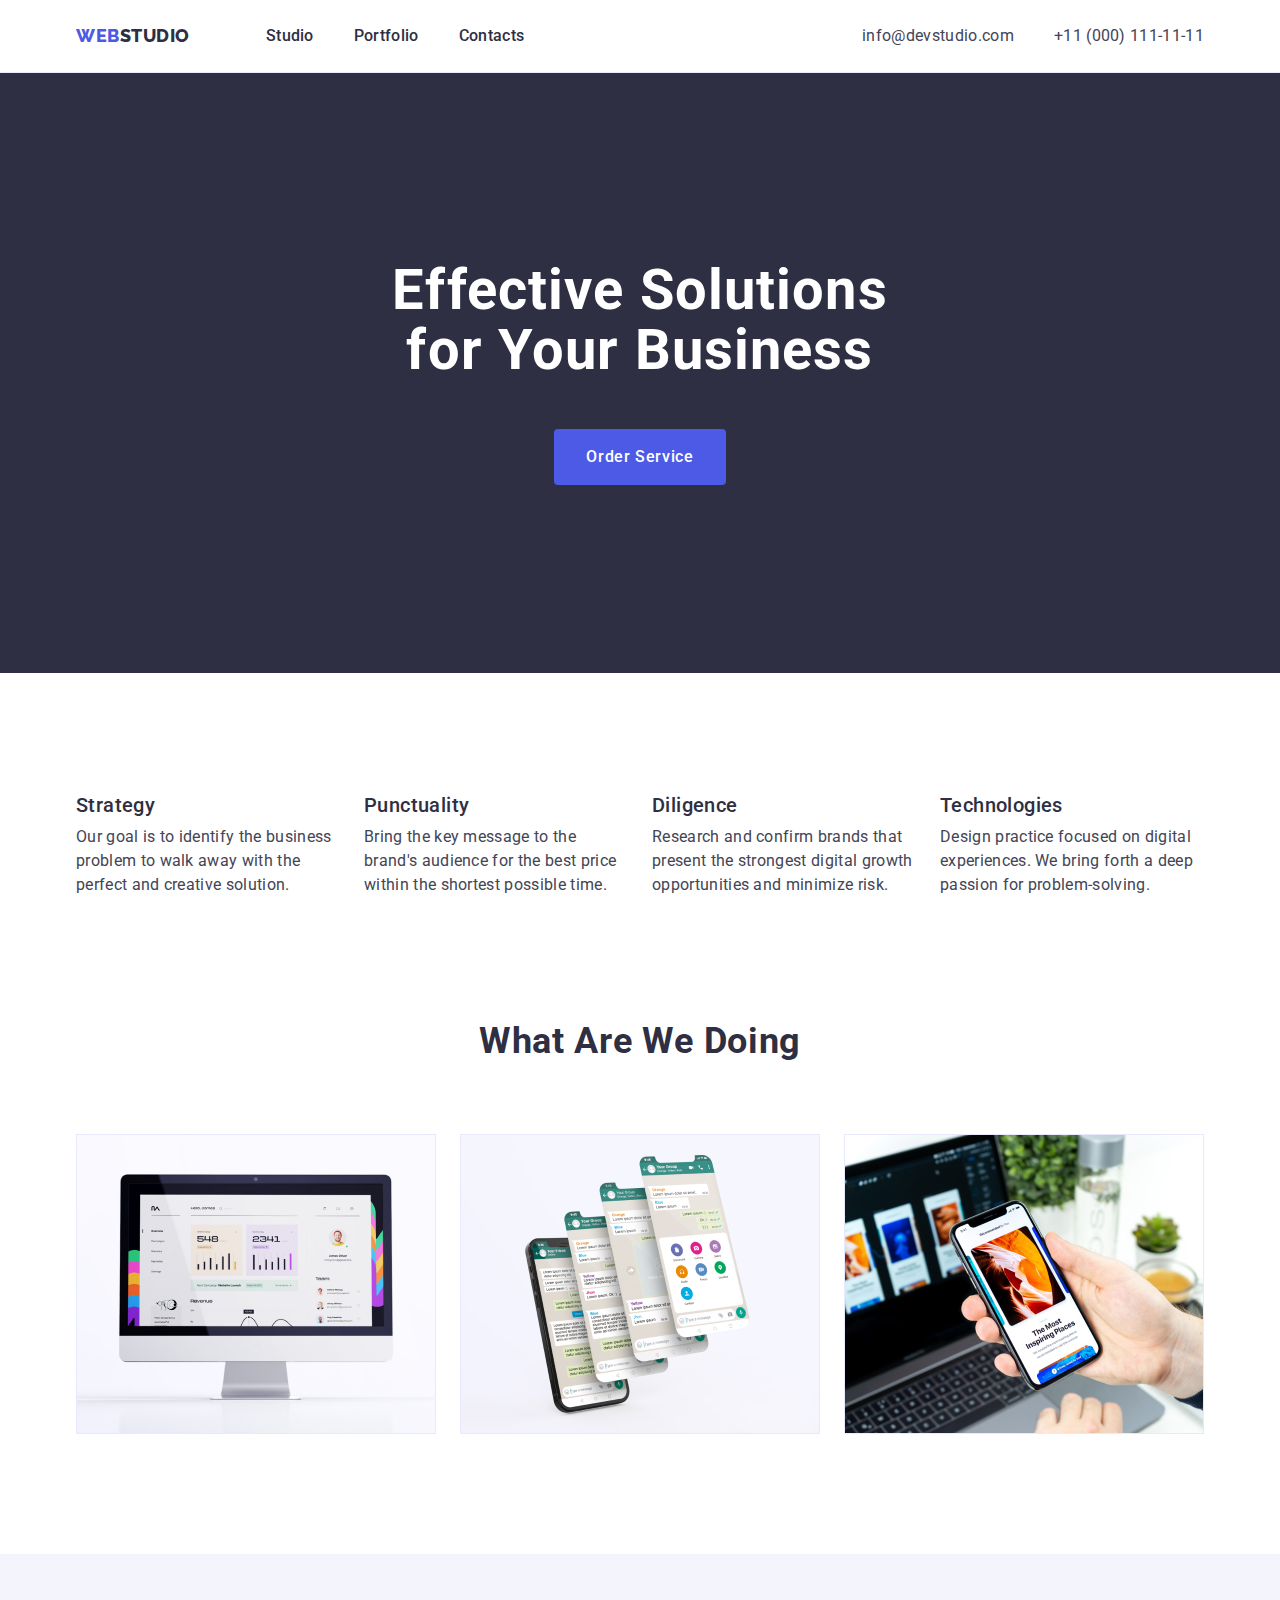
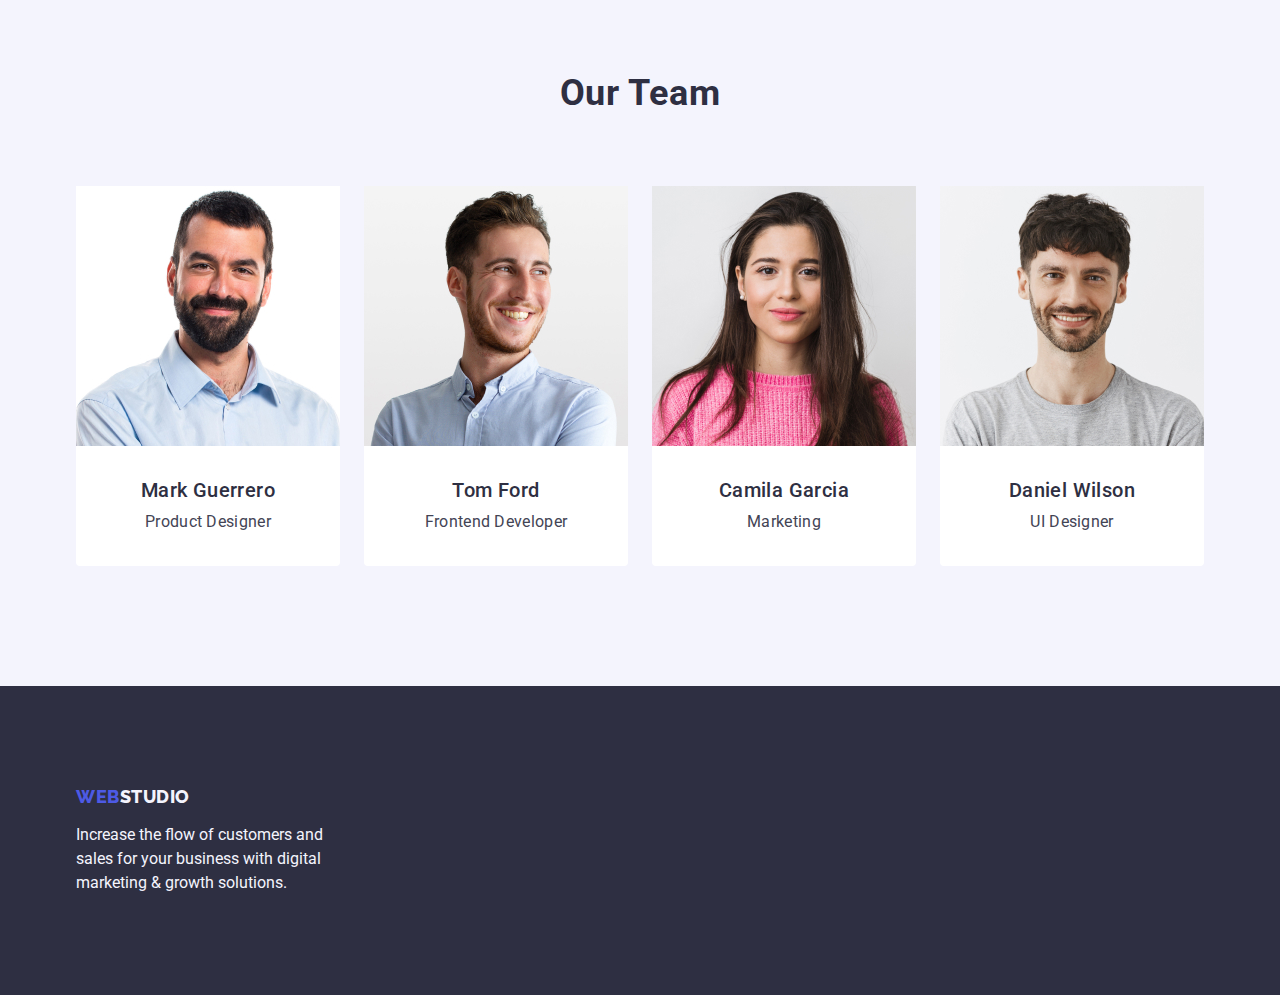
<file: index.html>
<!DOCTYPE html>
<html lang="en">
  <head>
    <meta charset="UTF-8" />
    <meta http-equiv="X-UA-Compatible" content="IE=edge" />
    <meta name="viewport" content="width=device-width, initial-scale=1.0" />
    <title>WebStudio</title>
    <link rel="preconnect" href="https://fonts.googleapis.com" />
    <link rel="preconnect" href="https://fonts.gstatic.com" crossorigin />
    <link
      href="https://fonts.googleapis.com/css2?family=Raleway:wght@800&family=Roboto:wght@400;500&display=swap"
      rel="stylesheet"
    />
    <link
      rel="stylesheet"
      href="https://cdnjs.cloudflare.com/ajax/libs/modern-normalize/1.1.0/modern-normalize.min.css"
    />
    <link rel="stylesheet" href="./css/styles.css" />
  </head>
  <body class="page">
    <header class="page-header">
      <div class="container page-header-container">
        <nav class="page-navigation">
          <a href="./index.html" class="logo link"> Web<span>Studio</span></a>

          <ul class="site-nav list">
            <li><a href="./index.html" class="link">Studio</a></li>
            <li><a href="./portfolio.html" class="link">Portfolio</a></li>
            <li><a href="" class="link">Contacts</a></li>
          </ul>
        </nav>

        <address class="adress">
          <ul class="auth-nav list">
            <li>
              <a href="mailto:info@devstudio.com" class="link tel-link"
                >info@devstudio.com</a
              >
            </li>
            <li>
              <a href="tel:+110001111111" class="link">+11 (000) 111-11-11</a>
            </li>
          </ul>
        </address>
      </div>
    </header>
    <main>
      <section class="header">
        <div class="container header-container">
          <h1 class="header-title">Effective Solutions for Your Business</h1>
          <button type="button" class="header-button">Order Service</button>
        </div>
      </section>
      <section class="functions">
        <div class="container">
          <h2 class="features visually-hidden">Features</h2>
          <ul class="function list">
            <li class="function-item">
              <h3 class="function-name">Strategy</h3>
              <p class="function-discription">
                Our goal is to identify the business problem to walk away with
                the perfect and creative solution.
              </p>
            </li>
            <li class="function-item">
              <h3 class="function-name">Punctuality</h3>
              <p class="function-discription">
                Bring the key message to the brand's audience for the best price
                within the shortest possible time.
              </p>
            </li>
            <li class="function-item">
              <h3 class="function-name">Diligence</h3>
              <p class="function-discription">
                Research and confirm brands that present the strongest digital
                growth opportunities and minimize risk.
              </p>
            </li>
            <li class="function-item">
              <h3 class="function-name">Technologies</h3>
              <p class="function-discription">
                Design practice focused on digital experiences. We bring forth a
                deep passion for problem-solving.
              </p>
            </li>
          </ul>
        </div>
      </section>
      <section class="possibilities-items">
        <div class="container">
          <h2 class="content-name">What are we doing</h2>
          <ul class="possibilities list">
            <li class="possibilities-item">
              <img
                class="possibilities-items-img"
                src="./images/rectangle1.jpg"
                alt="Computer"
                width="360"
                height="300"
              />
            </li>
            <li class="possibilities-item">
              <img
                class="possibilities-items-img"
                src="./images/rectangle2.jpg"
                alt="Phone chat"
                width="360"
                height="300"
              />
            </li>
            <li class="possibilities-item">
              <img
                class="possibilities-items-img"
                src="./images/rectangle3.jpg"
                alt="Laptop with phone"
                width="360"
                height="300"
              />
            </li>
          </ul>
        </div>
      </section>
      <section class="team">
        <div class="container">
          <h2 class="team-name">Our Team</h2>
          <ul class="members-team list">
            <li class="member">
              <img
                class="member-team-img"
                src="./images/team/mark.jpg"
                alt="Mark Guerrero"
                width="264"
                height="260"
              />
              <div class="specialist-container">
                <h3 class="specialist-name">Mark Guerrero</h3>
                <p class="job-title">Product Designer</p>
              </div>
            </li>
            <li class="member">
              <img
                class="member-team-img"
                src="./images/team/tom.jpg"
                alt="Tom Ford"
                width="264"
                height="260"
              />
              <div class="specialist-container">
                <h3 class="specialist-name">Tom Ford</h3>
                <p class="job-title">Frontend Developer</p>
              </div>
            </li>
            <li class="member">
              <img
                class="member-team-img"
                src="./images/team/camila.jpg"
                alt="Camila Garcia"
                width="264"
                height="260"
              />
              <div class="specialist-container">
                <h3 class="specialist-name">Camila Garcia</h3>
                <p class="job-title">Marketing</p>
              </div>
            </li>
            <li class="member">
              <img
                class="member-team-img"
                src="./images/team/daniel.jpg"
                alt="Daniel Wilson"
                width="264"
                height="260"
              />
              <div class="specialist-container">
                <h3 class="specialist-name">Daniel Wilson</h3>
                <p class="job-title">UI Designer</p>
              </div>
            </li>
          </ul>
        </div>
      </section>
    </main>
    <footer class="basement">
      <div class="container">
        <a class="basement-logo link" href="./index.html">
          Web<span class="devision">Studio</span>
        </a>
        <p class="basement-text">
          Increase the flow of customers and sales for your business with
          digital marketing & growth solutions.
        </p>
      </div>
    </footer>
  </body>
</html>
</file>
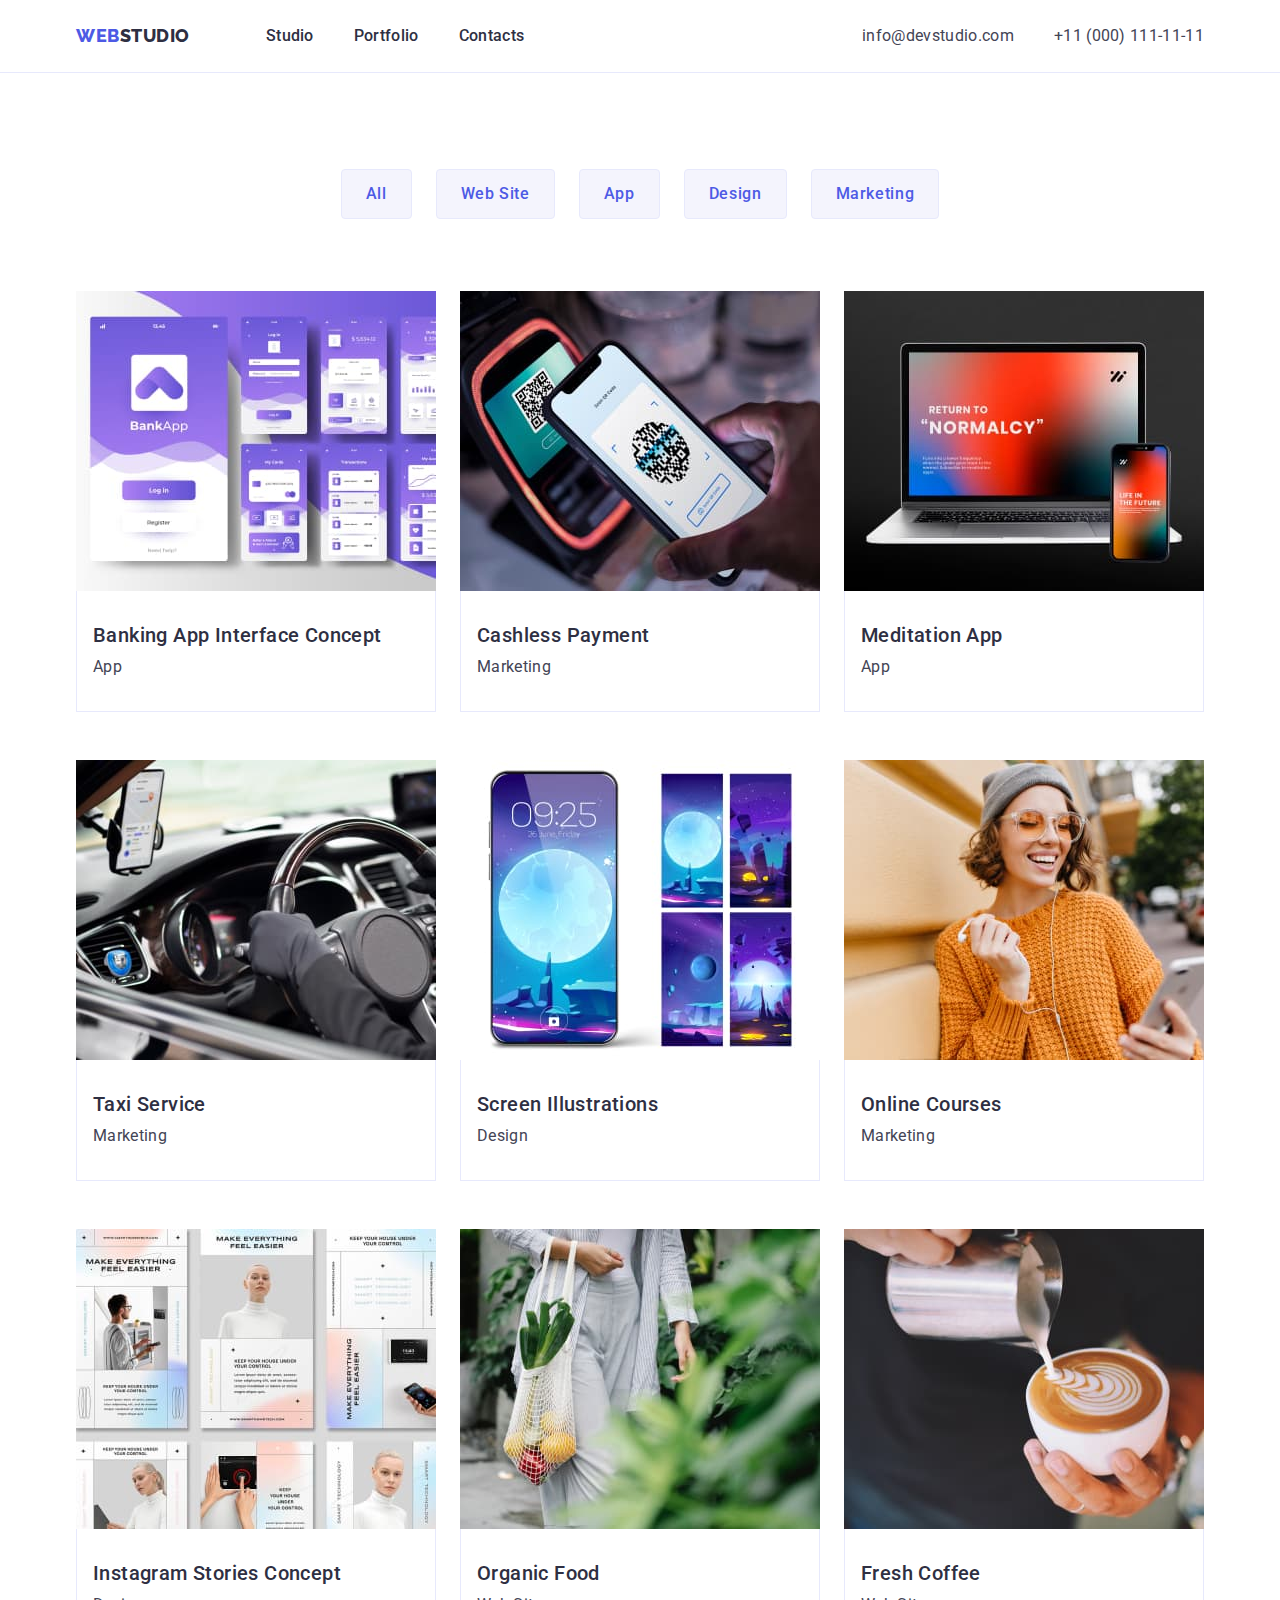
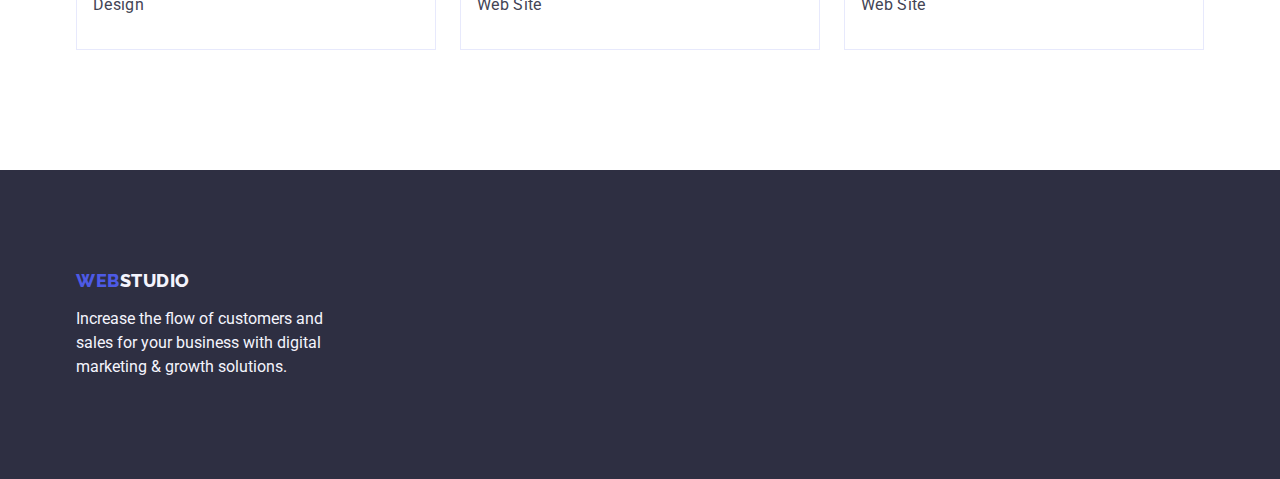
<file: portfolio.html>
<!DOCTYPE html>
<html lang="en">
  <head>
    <meta charset="UTF-8" />
    <meta http-equiv="X-UA-Compatible" content="IE=edge" />
    <meta name="viewport" content="width=device-width, initial-scale=1.0" />
    <title>Portfolio</title>
    <link rel="preconnect" href="https://fonts.googleapis.com" />
    <link rel="preconnect" href="https://fonts.gstatic.com" crossorigin />
    <link
      href="https://fonts.googleapis.com/css2?family=Raleway:wght@800&family=Roboto:wght@400;500&display=swap"
      rel="stylesheet"
    />
    <link
      rel="stylesheet"
      href="https://cdnjs.cloudflare.com/ajax/libs/modern-normalize/1.1.0/modern-normalize.min.css"
    />
    <link rel="stylesheet" href="./css/styles.css" />
  </head>
  <body class="page">
    <header class="page-header">
      <div class="container page-header-container">
        <nav class="page-navigation">
          <a href="./index.html" class="logo link"> Web<span>Studio</span></a>

          <ul class="site-nav list">
            <li><a href="./index.html" class="link">Studio</a></li>
            <li><a href="./portfolio.html" class="link">Portfolio</a></li>
            <li><a href="" class="link">Contacts</a></li>
          </ul>
        </nav>

        <address class="adress">
          <ul class="auth-nav list">
            <li>
              <a href="mailto:info@devstudio.com" class="link tel-link"
                >info@devstudio.com</a
              >
            </li>
            <li>
              <a href="tel:+110001111111" class="link">+11 (000) 111-11-11</a>
            </li>
          </ul>
        </address>
      </div>
    </header>
    <main>
      <section class="portfolio">
        <div class="container">
          <h1 class="title-but" hidden>Control Buttons</h1>
          <ul class="buttons list">
            <li>
              <button class="button" type="button">All</button>
            </li>
            <li>
              <button class="button" type="button">Web Site</button>
            </li>
            <li>
              <button class="button" type="button">App</button>
            </li>
            <li>
              <button class="button" type="button">Design</button>
            </li>
            <li>
              <button class="button" type="button">Marketing</button>
            </li>
          </ul>

          <ul class="features list">
            <li class="features-item-container">
              <a href="" class="feature link">
                <img
                  class="link"
                  src="./images/portfolio/banking-app.jpg"
                  alt="Banking App"
                  width="360"
                  height="300"
                />
                <div class="name-chapter-container">
                  <h2 class="features-name">Banking App Interface Concept</h2>
                  <p class="features-chapter">App</p>
                </div>
              </a>
            </li>
            <li class="features-item-container">
              <a href="" class="feature link">
                <img
                  class="link"
                  src="./images/portfolio/cashless-payment.jpg"
                  alt="Cashless Payment"
                  width="360"
                  height="300"
                />
                <div class="name-chapter-container">
                  <h2 class="features-name">Cashless Payment</h2>
                  <p class="features-chapter">Marketing</p>
                </div>
              </a>
            </li>
            <li class="features-item-container">
              <a href="" class="feature link">
                <img
                  class="link"
                  src="./images/portfolio/meditation-app.jpg"
                  alt="Meditation App"
                  width="360"
                  height="300"
                />
                <div class="name-chapter-container">
                  <h2 class="features-name">Meditation App</h2>
                  <p class="features-chapter">App</p>
                </div>
              </a>
            </li>
            <li class="features-item-container">
              <a href="" class="feature link">
                <img
                  class="link"
                  src="./images/portfolio/taxi-service.jpg"
                  alt="Taxi Service"
                  width="360"
                  height="300"
                />
                <div class="name-chapter-container">
                  <h2 class="features-name">Taxi Service</h2>
                  <p class="features-chapter">Marketing</p>
                </div>
              </a>
            </li>
            <li class="features-item-container">
              <a href="" class="feature link">
                <img
                  class="link"
                  src="./images/portfolio/screen-iIllustrations.jpg"
                  alt="Screen Illustrations"
                  width="360"
                  height="300"
                />
                <div class="name-chapter-container">
                  <h2 class="features-name">Screen Illustrations</h2>
                  <p class="features-chapter">Design</p>
                </div>
              </a>
            </li>
            <li class="features-item-container">
              <a href="" class="feature link">
                <img
                  class="link"
                  src="./images/portfolio/online-courses.jpg"
                  alt="Online Courses"
                  width="360"
                  height="300"
                />
                <div class="name-chapter-container">
                  <h2 class="features-name">Online Courses</h2>
                  <p class="features-chapter">Marketing</p>
                </div>
              </a>
            </li>
            <li class="features-item-container">
              <a href="" class="feature link">
                <img
                  class="link"
                  src="./images/portfolio/instagram-storiesconcept.jpg"
                  alt="Instagram Stories Concept"
                  width="360"
                  height="300"
                />
                <div class="name-chapter-container">
                  <h2 class="features-name">Instagram Stories Concept</h2>
                  <p class="features-chapter">Design</p>
                </div>
              </a>
            </li>
            <li class="features-item-container">
              <a href="" class="feature link">
                <img
                  class="link"
                  src="./images/portfolio/organic-food.jpg"
                  alt="Organic Food"
                  width="360"
                  height="300"
                />
                <div class="name-chapter-container">
                  <h2 class="features-name">Organic Food</h2>
                  <p class="features-chapter">Web Site</p>
                </div>
              </a>
            </li>
            <li class="features-item-container">
              <a href="" class="feature link">
                <img
                  class="link"
                  src="./images/portfolio/fresh-coffee.jpg"
                  alt="Fresh Coffee"
                  width="360"
                  height="300"
                />
                <div class="name-chapter-container">
                  <h2 class="features-name">Fresh Coffee</h2>
                  <p class="features-chapter">Web Site</p>
                </div>
              </a>
            </li>
          </ul>
        </div>
      </section>
    </main>
    <footer class="basement">
      <div class="container">
        <a class="basement-logo link" href="./index.html">
          Web<span class="devision">Studio</span></a
        >
        <p class="basement-text">
          Increase the flow of customers and sales for your business with
          digital marketing & growth solutions.
        </p>
      </div>
    </footer>
  </body>
</html>
</file>
<file: css/styles.css>
:root{

    --primary-text-color:#2E2F42;
    --accent-color:#4D5AE5;
    --page-background-color:#FFFFFF;
    --additional-text-color:#434455;
    --footer-text-color:#F4F4FD;

}

.link{
    text-decoration: none;

}

ul {
    list-style: none;
}

h1,h2,h3,h4,h5,p{
    margin-top: 0;
    margin-bottom: 0;
}

ul,ol{
    margin-top: 0;
    margin-bottom: 0;
    padding-left: 0;
}
img{
    display: block;
}

.container{
    margin: 0 auto;
    padding: 0 15px;
    width: 1158px;
}

/*Site header*/

body {
    background-color:var(--page-background-color);
    color: var(--additional-text-color);
    font-family: Roboto, sans-serif;
}


.logo{
    color:var(--accent-color);

    font-family: Raleway, sans-serif;
    font-weight: 800;
    font-size: 18px;
    line-height: 1.17;
    letter-spacing: 0.03em;
    text-transform: uppercase;
    margin-right: 76px;
    
}


.logo span{
    color:#2e2f42;
;}
.logo:hover,
.logo:focus{
    color:var(--accent-color);}

/*Site nav*/

.page-header{
    display: flex;
    align-items: center;
   
    border-bottom: 1px solid #e7e9fc
}

.page-navigation{
    display: flex;
    align-items: center;

}

.site-nav{
    gap: 40px;
    display: flex;

}

.site-nav a{

    color:var(--primary-text-color);
    
    font-weight: 500;
    font-size: 16px;
    line-height: 1.5;
    letter-spacing: 0.02em;
    text-decoration: none;
    padding: 24px 0;
    padding-top: 24px;

    display: inline-block;
}

.site-nav a:hover,
.site-nav a:focus{    
        color:#404bbf;
}

.adress{
    font-style: normal;
    margin-left: auto;
}

.auth-nav{
    display: flex;
    align-items: center;
    gap: 40px;
}
.auth-nav a{
    color:var(--additional-text-color);

    font-size: 16px;
    line-height: 1.5; 
    letter-spacing: 0.02em;
    text-decoration: none;
}

.auth-nav a:hover,
.auth-nav a:focus {
    color: #404bbf;
}
/*Header index*/
.page-header-container{
    display: flex;
    align-items: center;
    margin: 0 auto;
    padding: 0 15px;

}
.header{
    background-color: var(--primary-text-color);
    height: 600px;
    padding: 188px 0;
}

.header-title{
     color: #FFFFFF;
     font-weight: 700;
     font-size: 56px;
     line-height: 1.07;
     letter-spacing: 0.02em;
     text-align: center;
     max-width: 496px;
     margin-left: auto;
     margin-right: auto;
     
}

.header-button{
    background-color: #4D5AE5;
    color: #FFFFFF;

    font-family: inherit;
    font-weight: 500;
    font-size: 16px;
    line-height: 1.5;
    letter-spacing: 0.04em;
    text-align: center;
    cursor: pointer;

    height: 56px;
    min-width: 169px;
    padding: 16px 32px;
    border-radius: 4px;
    display: block; 
    margin: 0 auto; 
    margin-top: 48px;
    border: none;
}

.header-button:hover ,
.header-button:focus{
    background-color: #404BBF;
}

/*Index Features*/
.functions{
    padding: 120px 0;
}
.function{

    display: flex;
    gap: 24px;
    
}

.function-item{
    box-sizing: border-box;
    width: 264px;   
    text-align: left;
    min-height: 109px;

    width: calc((100% - 72px) / 4);
}

.function-name{
    color: var(--primary-text-color);

    font-weight: 500;
    font-size: 20px;
    line-height: 1.2;
    letter-spacing: 0.02em;
    margin-bottom: 8px;

}

.function-discription{
    line-height: 1.5;
    letter-spacing: 0.02em;
}

/*What are we doing*/
.possibilities-items{
    padding-bottom: 120px;
}
.possibilities{
    display: flex;
    gap: 24px;
}
.possibilities-item{
    width: calc(100% - 48px);
}
.content-name{
    color: #2E2F42;
    font-weight: 700;
    font-size: 36px;
    line-height: 1.11;
    letter-spacing: 0.02em;
    text-align: center;
    text-transform: capitalize;
    margin-bottom: 72px;
}


/*Index Team*/
.team{
    background-color: #F4F4FD;
    padding: 120px 0;
}

.team-name{
    color: #2E2F42;
 
    font-weight: 700;
    font-size: 36px;
    line-height: 1.11;
    letter-spacing: 0.02em;
    text-align: center;
    text-transform: capitalize;

   
    margin-bottom: 72px;
}
.member{
    background-color: #FFFFFF;
    border-radius: 0px 0px 4px 4px;
    width: calc(100% - 72px)/4;
}
.members-team{
    display: flex;
    gap: 24px;
    box-sizing: border-box;
}

.specialist-name{
    color: #2E2F42;
    font-weight:500;
    font-size: 20px;
    line-height: 1.2;
    letter-spacing: 0.02em;

    text-align: center;
    margin-bottom: 8px

}
.specialist-container {
    padding: 32px 16px;
}

.job-title{
    font-size: 16px;
    line-height: 1.5;
    letter-spacing: 0.02em;
    text-align: center;
  
}

/*Buttons portfolio*/

.buttons{
    display: flex;
    align-items: center;
    justify-content: center;
    margin-bottom: 72px;
    gap: 24px;
   
}
.button{
    background-color: #F4F4FD;
    color: var(--accent-color);

    font-family: inherit;
    font-weight: 500;
    font-size: 16px;
    line-height: 1.5;
    letter-spacing: 0.04em;
    cursor: pointer;
    display: flex;
    padding: 12px 24px;
    border: 1px solid #e7e9fc;
    border-radius: 4px;}

.button:hover ,
.button:focus {
    background-color: #404BBF;
    color: #FFFFFF;
    border: 1px solid transparent;
}

/*Features*/
.portfolio{
    padding: 96px 0 120px;
}
.features{
    display: flex;
    flex-wrap: wrap;
    gap: 24px;
    row-gap: 48px;
}
.visually-hidden {
    position: absolute;
    width: 1px;
    height: 1px;
    margin: -1px;
    border: 0;
    padding: 0;
    white-space: nowrap;
    clip-path: inset(100%);
    clip: rect(0 0 0 0);
    overflow: hidden;}

.features-item-container{
    display: inline-block;
}
.name-chapter-container{
    padding: 32px 16px;
    border: 1px solid #e7e9fc;
    border-top: none;
    
}
.features-name{
    color: #2E2F42;
    font-weight: 500;
    font-size: 20px;
    line-height: 1.2;
    letter-spacing: 0.02em;
    margin-bottom: 8px;
}
.features-chapter{
    color:var(--additional-text-color);

    font-size: 16px;
    line-height: 1.5;
    letter-spacing: 0.02em;
}
/*Footer*/
.basement-logo{
    color: var(--accent-color);
    
    font-family: Raleway,sans-serif;
    font-weight: 800;
    font-size: 18px;
    line-height: 1.17;
    letter-spacing: 0.03em;
    text-transform: uppercase;
    display: inline-block;
    margin-bottom: 16px;
}

.basement-logo span {
    color:var(--footer-text-color);

    font-family: Raleway, sans-serif;
    font-weight: 800;
    font-size: 18px;
    line-height: 1.17;
    }
.basement{
    background-color: var(--primary-text-color);
    padding-top: 100px;
    padding-bottom: 100px;
}
.basement-text{
    color:var(--footer-text-color);
    font-size: 16px;
    line-height: 1.5;
    display: block;
    width: 264px;

}
</file>
